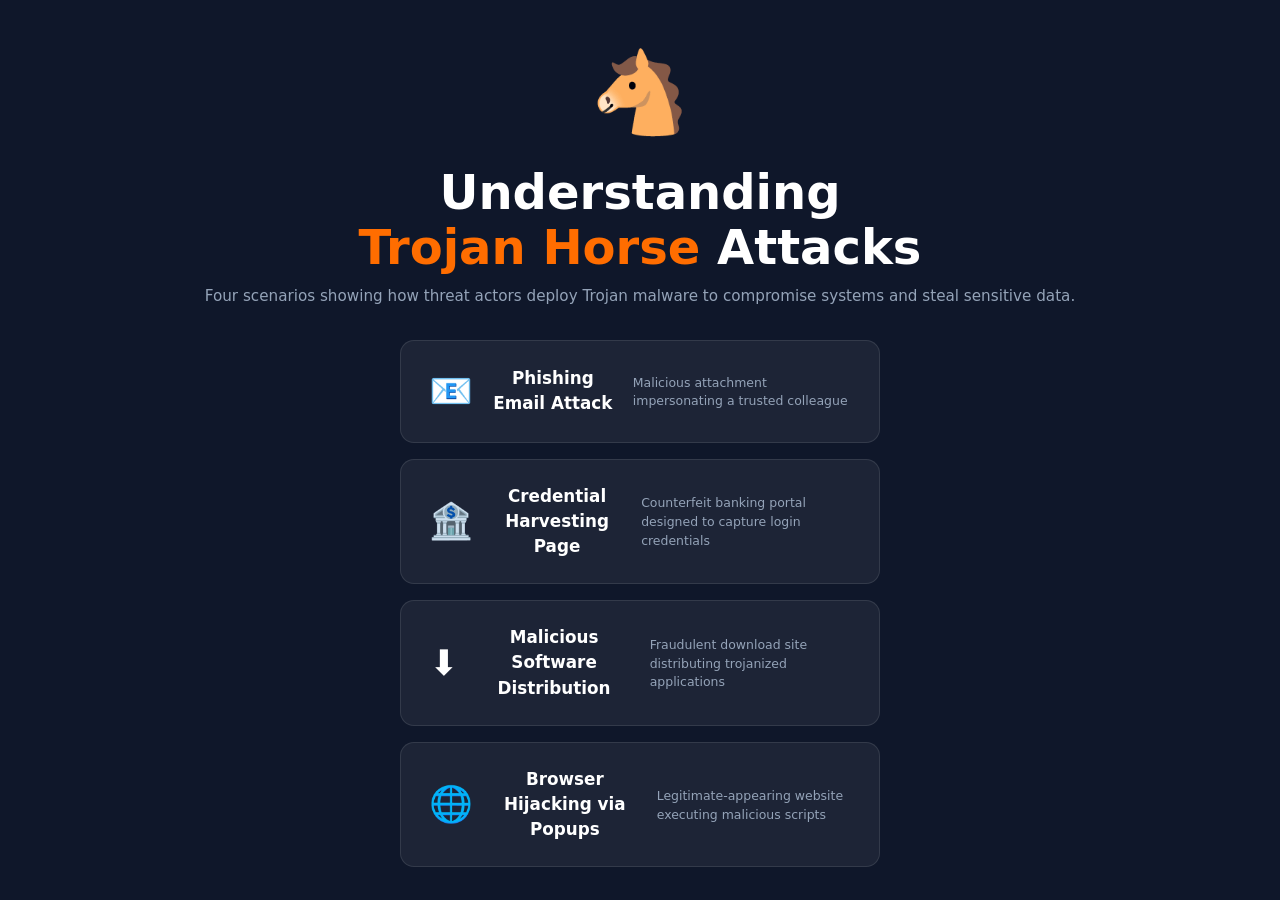
<file: index.html>
<!DOCTYPE html>
<html lang="en">
<head>
  <meta charset="UTF-8">
  <meta name="viewport" content="width=device-width, initial-scale=1.0">
  <title>Trojan Horse Attacks — How They Work</title>
  <link rel="stylesheet" href="style.css">
</head>
<body class="landing">

  <div class="landing-wrap">
    <div class="horse-big">🐴</div>
    <h1>Understanding<br><span class="accent">Trojan Horse</span> Attacks</h1>
    <p class="landing-sub">Four scenarios showing how threat actors deploy Trojan malware to compromise systems and steal sensitive data.</p>

    <div class="demo-cards">
      <a href="email.html" class="demo-card">
        <span class="demo-icon">📧</span>
        <span class="demo-title">Phishing Email Attack</span>
        <span class="demo-desc">Malicious attachment impersonating a trusted colleague</span>
      </a>
      <a href="banking.html" class="demo-card">
        <span class="demo-icon">🏦</span>
        <span class="demo-title">Credential Harvesting Page</span>
        <span class="demo-desc">Counterfeit banking portal designed to capture login credentials</span>
      </a>
      <a href="download.html" class="demo-card">
        <span class="demo-icon">⬇️</span>
        <span class="demo-title">Malicious Software Distribution</span>
        <span class="demo-desc">Fraudulent download site distributing trojanized applications</span>
      </a>
      <a href="popups.html" class="demo-card">
        <span class="demo-icon">🌐</span>
        <span class="demo-title">Browser Hijacking via Popups</span>
        <span class="demo-desc">Legitimate-appearing website executing malicious scripts</span>
      </a>
    </div>
  </div>

</body>
</html>
</file>
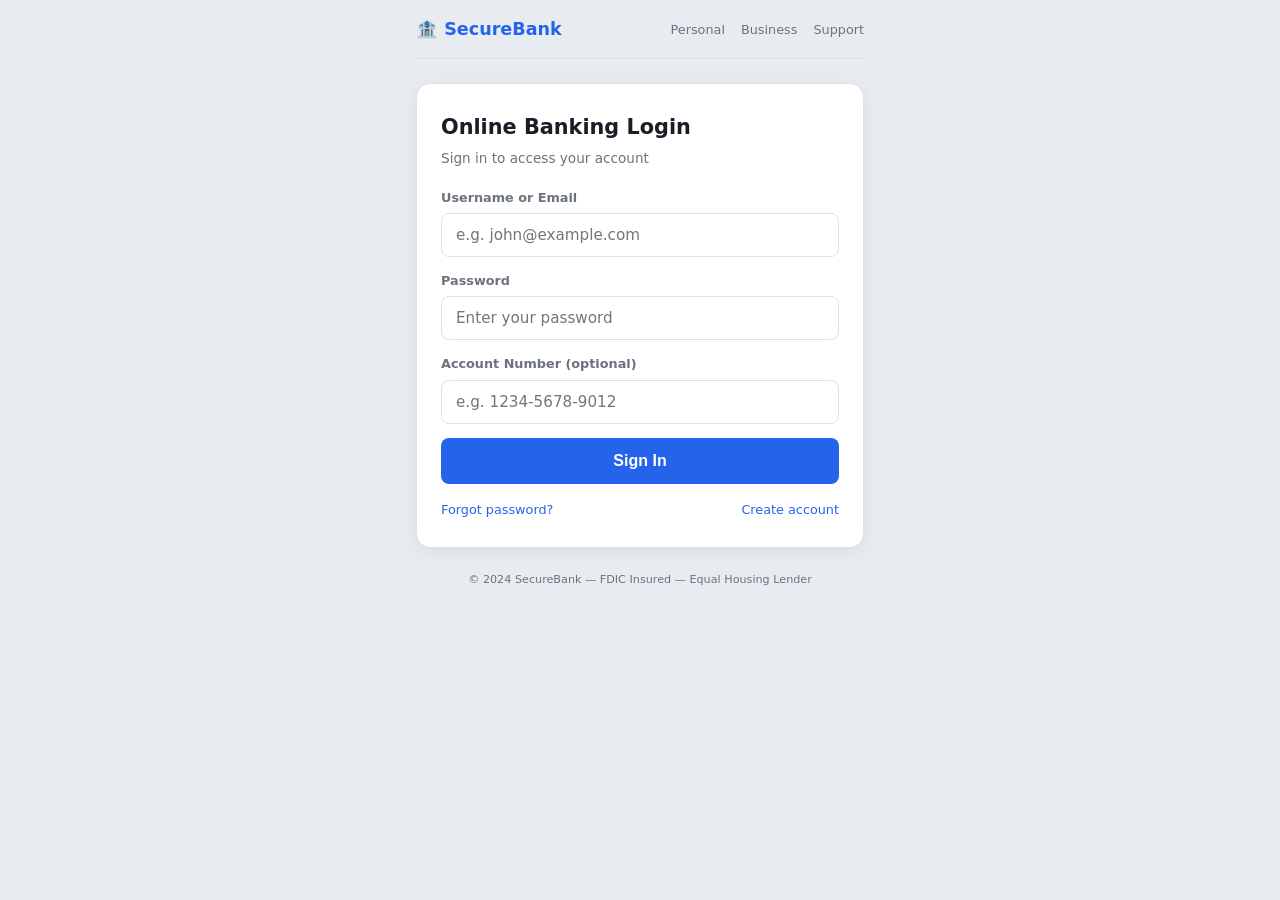
<file: banking.html>
<!DOCTYPE html>
<html lang="en">
<head>
  <meta charset="UTF-8">
  <meta name="viewport" content="width=device-width, initial-scale=1.0">
  <title>SecureBank — Online Banking</title>
  <link rel="stylesheet" href="style.css">
</head>
<body class="banking-page">

  <!-- FAKE BANKING UI -->
  <div class="bank-wrap" id="bank-ui">
    <div class="bank-header">
      <div class="bank-logo">🏦 SecureBank</div>
      <div class="bank-nav">
        <span>Personal</span>
        <span>Business</span>
        <span>Support</span>
      </div>
    </div>

    <div class="bank-login-card">
      <h2>Online Banking Login</h2>
      <p class="bank-sub">Sign in to access your account</p>
      <form id="bank-form" autocomplete="off">
        <label>Username or Email
          <input type="text" id="bank-user" placeholder="e.g. john@example.com" autocomplete="off">
        </label>
        <label>Password
          <input type="password" id="bank-pass" placeholder="Enter your password" autocomplete="off">
        </label>
        <label>Account Number (optional)
          <input type="text" id="bank-account" placeholder="e.g. 1234-5678-9012" autocomplete="off">
        </label>
        <button type="submit" class="bank-btn">Sign In</button>
      </form>
      <div class="bank-footer-links">
        <span>Forgot password?</span>
        <span>Create account</span>
      </div>
    </div>

    <div class="bank-real-footer">© 2024 SecureBank — FDIC Insured — Equal Housing Lender</div>
  </div>

  <!-- REVEAL: WHAT ACTUALLY HAPPENED -->
  <div class="reveal-overlay" id="reveal" style="display:none">
    <div class="reveal-card">
      <div class="reveal-icon">🔓</div>
      <h2>Credential Harvesting Attack Detected</h2>
      <p class="reveal-sub">This was a phishing page designed to steal your banking credentials. Here's what occurred:</p>

      <div class="reveal-section">
        <div class="reveal-section-title">Attack Data</div>
        <div class="reveal-data" id="reveal-data"></div>
      </div>

      <div class="reveal-section">
        <div class="reveal-section-title">Missed Indicators</div>
        <div class="reveal-data" id="reveal-flags"></div>
      </div>

      <div class="reveal-tip">
        <strong>How to spot it:</strong> Always verify the URL — phishing sites use lookalike domains.
        Never click login links from emails. Type the URL directly into your browser.
        Check for SSL certificates and verify the domain matches your bank's official website.
      </div>

        <a href="index.html" class="reveal-back">← Back</a>
    </div>
  </div>

  <script>
    var redFlags = [
      'Domain wasn\'t your bank\'s real URL',
      'You arrived from an email link, not typed the address',
      'No padlock or "Not Secure" warning in the address bar',
      'Generic "Sign In" page with no personal branding'
    ];

    function triggerHack(callback, msg) {
      document.body.classList.add('hack-shake');
      var overlay = document.createElement('div');
      overlay.className = 'hack-overlay';
      document.body.appendChild(overlay);
      var status = document.createElement('div');
      status.className = 'hack-status';
      status.textContent = msg || 'System compromised';
      document.body.appendChild(status);
      setTimeout(function() {
        overlay.remove();
        status.remove();
        document.body.classList.remove('hack-shake');
        callback();
      }, 2500);
    }

    document.getElementById('bank-form').addEventListener('submit', function(e) {
      e.preventDefault();

      var user = document.getElementById('bank-user').value || '(empty)';
      var pass = document.getElementById('bank-pass').value || '(empty)';
      var acct = document.getElementById('bank-account').value || '(empty)';

      triggerHack(function() {
        document.getElementById('bank-ui').style.display = 'none';
        var reveal = document.getElementById('reveal');
        reveal.style.display = 'flex';

      // What it did
      document.getElementById('reveal-data').innerHTML =
        '<div class="data-row"><span class="data-label">Username:</span><span class="data-val">' + esc(user) + '</span></div>' +
        '<div class="data-row"><span class="data-label">Password:</span><span class="data-val">' + esc(pass) + '</span></div>' +
        '<div class="data-row"><span class="data-label">Account #:</span><span class="data-val">' + esc(acct) + '</span></div>' +
        '<div class="data-row"><span class="data-label">Status:</span><span class="data-val" style="color:var(--red)">Captured — attacker has it all</span></div>';

      // Flags you missed
      var flagsHtml = '';
      redFlags.forEach(function(f) {
        flagsHtml += '<div class="reveal-flag">• ' + f + '</div>';
      });
      document.getElementById('reveal-flags').innerHTML = flagsHtml;
      }, 'Credentials captured — account compromised');
    });

    function esc(s) {
      var d = document.createElement('div');
      d.textContent = s;
      return d.innerHTML;
    }
  </script>

</body>
</html>
</file>
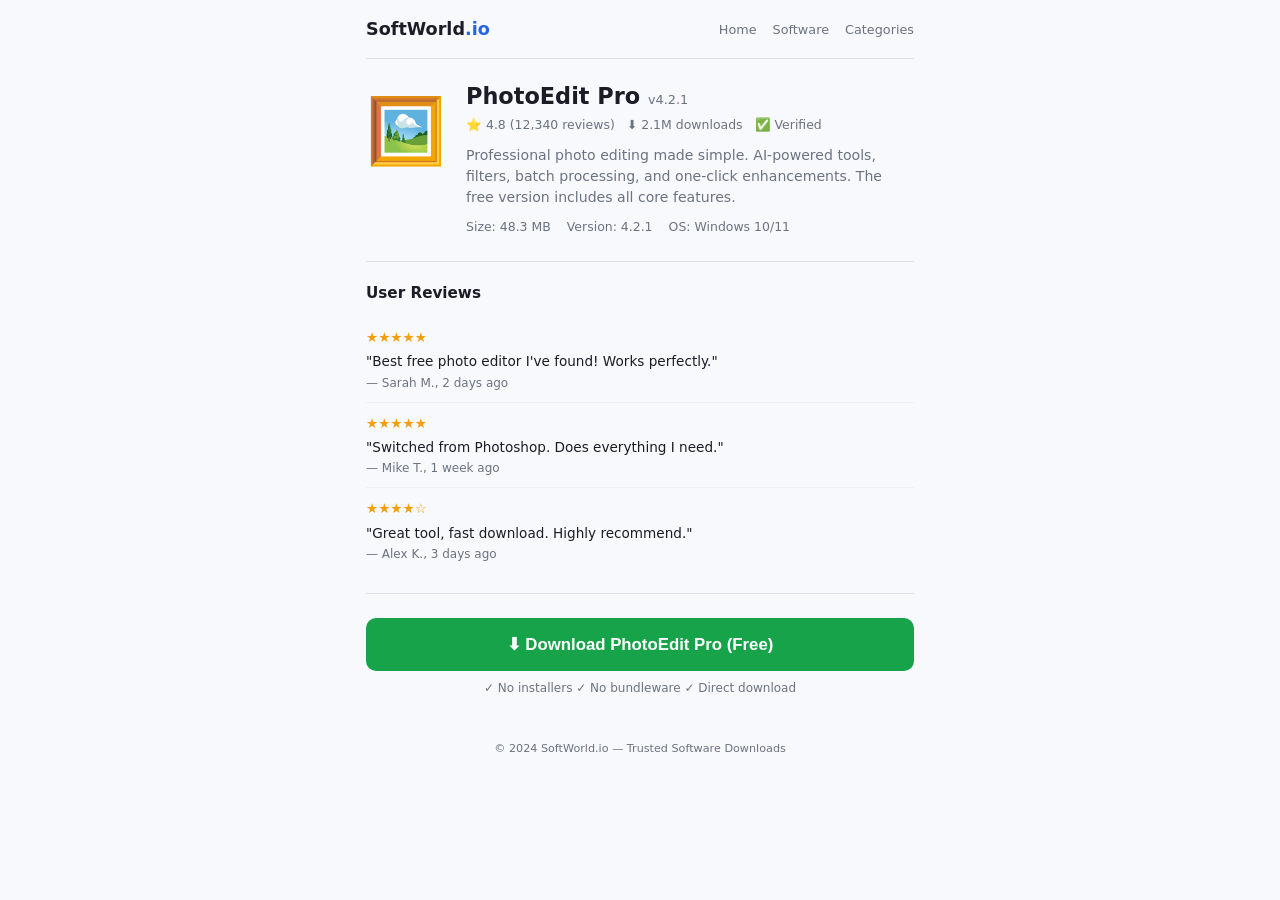
<file: download.html>
<!DOCTYPE html>
<html lang="en">
<head>
  <meta charset="UTF-8">
  <meta name="viewport" content="width=device-width, initial-scale=1.0">
  <title>PhotoEdit Pro — Free Download</title>
  <link rel="stylesheet" href="style.css">
</head>
<body class="download-page">

  <!-- FAKE DOWNLOAD SITE -->
  <div class="dl-wrap" id="dl-ui">
    <div class="dl-header">
      <div class="dl-logo">SoftWorld<span>.io</span></div>
      <div class="dl-nav">
        <span>Home</span>
        <span>Software</span>
        <span>Categories</span>
      </div>
    </div>

    <div class="dl-product">
      <div class="dl-product-icon">🖼️</div>
      <div class="dl-product-info">
        <h1>PhotoEdit Pro <span class="dl-version">v4.2.1</span></h1>
        <div class="dl-meta">
          <span>⭐ 4.8 (12,340 reviews)</span>
          <span>⬇️ 2.1M downloads</span>
          <span>✅ Verified</span>
        </div>
        <p class="dl-desc">
          Professional photo editing made simple. AI-powered tools, filters, batch processing,
          and one-click enhancements. The free version includes all core features.
        </p>
        <div class="dl-specs">
          <span>Size: 48.3 MB</span>
          <span>Version: 4.2.1</span>
          <span>OS: Windows 10/11</span>
        </div>
      </div>
    </div>

    <div class="dl-reviews">
      <h3>User Reviews</h3>
      <div class="review">
        <div class="review-stars">★★★★★</div>
        <div class="review-text">"Best free photo editor I've found! Works perfectly."</div>
        <div class="review-author">— Sarah M., 2 days ago</div>
      </div>
      <div class="review">
        <div class="review-stars">★★★★★</div>
        <div class="review-text">"Switched from Photoshop. Does everything I need."</div>
        <div class="review-author">— Mike T., 1 week ago</div>
      </div>
      <div class="review">
        <div class="review-stars">★★★★☆</div>
        <div class="review-text">"Great tool, fast download. Highly recommend."</div>
        <div class="review-author">— Alex K., 3 days ago</div>
      </div>
    </div>

    <div class="dl-cta">
      <button class="dl-download-btn" id="btn-download">⬇ Download PhotoEdit Pro (Free)</button>
      <p class="dl-notice">✓ No installers ✓ No bundleware ✓ Direct download</p>
    </div>

    <div class="dl-footer">© 2024 SoftWorld.io — Trusted Software Downloads</div>
  </div>

  <!-- FAKE INSTALLER -->
  <div class="installer" id="installer" style="display:none">
    <div class="installer-card">
      <div class="installer-title">📦 PhotoEdit Pro Setup</div>
      <div class="installer-progress">
        <div class="installer-bar"><div class="installer-fill" id="install-fill"></div></div>
        <div class="installer-status" id="install-status">Preparing installation...</div>
      </div>
      <div class="installer-log" id="install-log"></div>
    </div>
  </div>

  <!-- REVEAL -->
  <div class="reveal-overlay" id="reveal" style="display:none">
    <div class="reveal-card">
      <div class="reveal-icon">⚠️</div>
      <h2>Malicious Software Distribution Detected</h2>
      <p class="reveal-sub">The download contained trojanized software designed to compromise your system. Here's what occurred:</p>

      <div class="reveal-section">
        <div class="reveal-section-title">Attack Sequence</div>
        <div class="reveal-steps" id="reveal-steps"></div>
      </div>

      <div class="reveal-section">
        <div class="reveal-section-title">Missed Indicators</div>
        <div class="reveal-data" id="reveal-flags"></div>
      </div>

      <div class="reveal-tip">
        <strong>How to spot it:</strong> Be skeptical of "free" versions of paid software.
        Verify the domain is the official site. Search the software name + "scam" before
        downloading. Use official sources and verified download channels only.
      </div>

        <a href="index.html" class="reveal-back">← Back</a>
    </div>
  </div>

  <script>
    function triggerHack(callback, msg) {
      document.body.classList.add('hack-shake');
      var overlay = document.createElement('div');
      overlay.className = 'hack-overlay';
      document.body.appendChild(overlay);
      var status = document.createElement('div');
      status.className = 'hack-status';
      status.textContent = msg || 'System compromised';
      document.body.appendChild(status);
      setTimeout(function() {
        overlay.remove();
        status.remove();
        document.body.classList.remove('hack-shake');
        callback();
      }, 2500);
    }

    var logLines = [];
    var installEl = document.getElementById('install-log');
    var fillEl = document.getElementById('install-fill');
    var statusEl = document.getElementById('install-status');

    var redFlags = [
      '"Free" version of paid software — too good to be true',
      'Site had no real company info or contact details',
      'Generic 5-star reviews with no detail',
      'Download button on a third-party site, not the official one'
    ];

    document.getElementById('btn-download').addEventListener('click', function() {
      document.getElementById('dl-ui').style.display = 'none';
      document.getElementById('installer').style.display = 'flex';
      runInstaller();
    });

    function addLog(text, cls) {
      var d = document.createElement('div');
      d.className = 'install-log-line ' + (cls || '');
      d.textContent = text;
      installEl.appendChild(d);
      logLines.push({ text: text, cls: cls || '' });
    }

    function runInstaller() {
      var steps = [
        { pct: 15, status: 'Downloading...', log: '▶ Downloading PhotoEdit_Pro_v4.2.1.exe', cls: '' },
        { pct: 30, status: 'Verifying...', log: '▶ Verifying file hash... OK', cls: '' },
        { pct: 45, status: 'Extracting...', log: '▶ Extracting files...', cls: '' },
        { pct: 55, status: 'Installing...', log: '⚠ Running post-install script...', cls: 'warn' },
        { pct: 65, status: 'Installing...', log: '▶ Keylogger installed', cls: 'danger' },
        { pct: 75, status: 'Installing...', log: '▶ Password stealer installed', cls: 'danger' },
        { pct: 85, status: 'Installing...', log: '▶ Backdoor opened on port 4444', cls: 'danger' },
        { pct: 95, status: 'Finalizing...', log: '▶ All payloads active', cls: 'warn' },
        { pct: 100, status: 'Done!', log: '✓ Install complete!', cls: '' }
      ];

      steps.forEach(function(s, i) {
        setTimeout(function() {
          fillEl.style.width = s.pct + '%';
          statusEl.textContent = s.status;
          addLog(s.log, s.cls);

          if (i === steps.length - 1) {
            triggerHack(showReveal, 'Backdoor established — system compromised');
          }
        }, i * 550);
      });
    }

    function showReveal() {
      document.getElementById('installer').style.display = 'none';
      var reveal = document.getElementById('reveal');
      reveal.style.display = 'flex';

      // What it did
      var stepsHtml = '';
      var whatItDid = [
        'Fabricated reviews and download statistics established false credibility',
        'The "installer" executed hidden malicious scripts',
        'Deployed a keylogger, credential stealer, and persistent backdoor',
        'Exfiltrated your data to the attacker\'s command and control server'
      ];
      whatItDid.forEach(function(s, i) {
        stepsHtml += '<div class="reveal-step"><span class="step-num">' + (i + 1) + '</span><span>' + s + '</span></div>';
      });
      document.getElementById('reveal-steps').innerHTML = stepsHtml;

      // Flags you missed
      var flagsHtml = '';
      redFlags.forEach(function(f) {
        flagsHtml += '<div class="reveal-flag">• ' + f + '</div>';
      });
      document.getElementById('reveal-flags').innerHTML = flagsHtml;
    }

    function esc(s) {
      var d = document.createElement('div');
      d.textContent = s;
      return d.innerHTML;
    }
  </script>

</body>
</html>
</file>
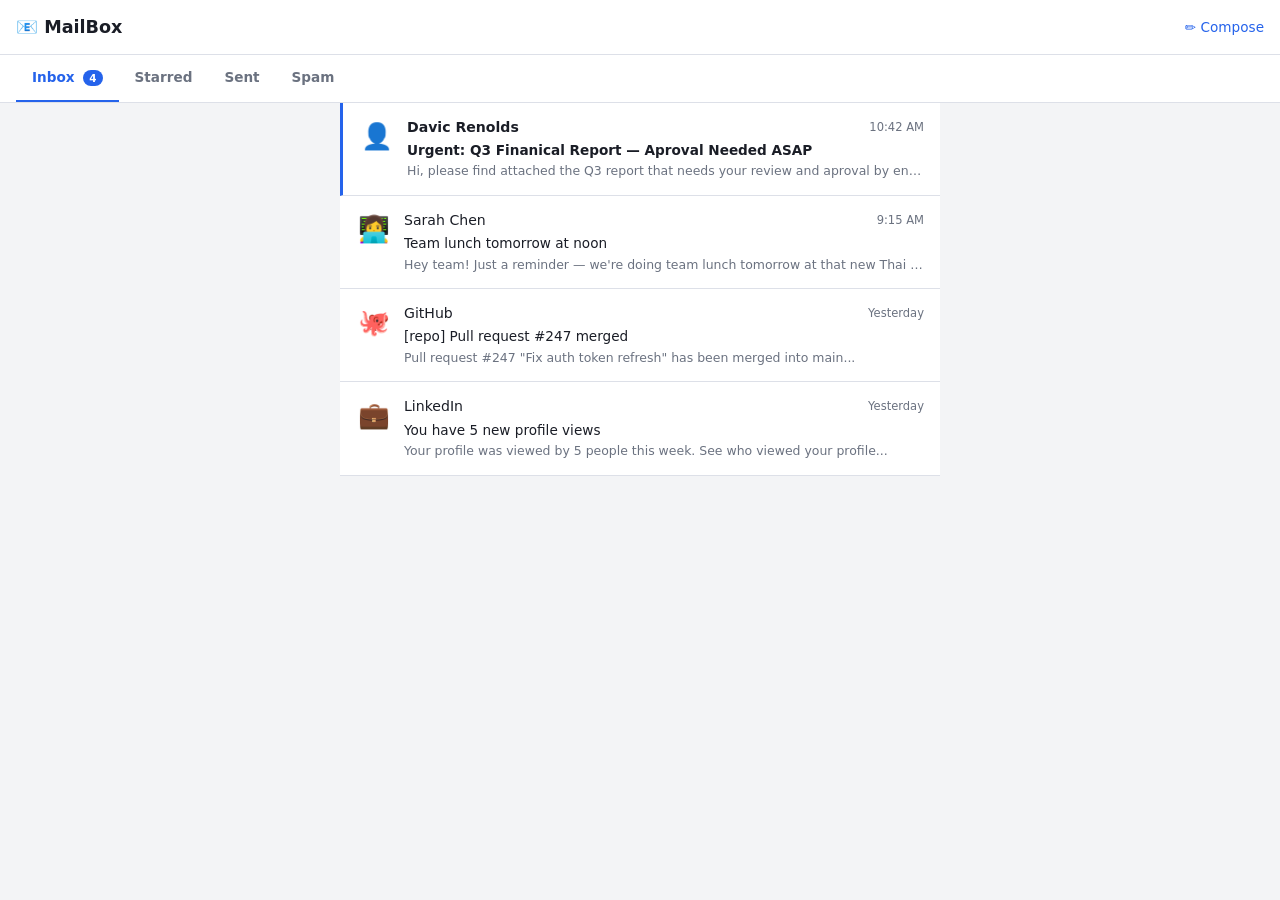
<file: email.html>
<!DOCTYPE html>
<html lang="en">
<head>
  <meta charset="UTF-8">
  <meta name="viewport" content="width=device-width, initial-scale=1.0">
  <title>MailBox — Inbox</title>
  <link rel="stylesheet" href="style.css">
</head>
<body class="email-page">

  <!-- INBOX VIEW -->
  <div class="email-inbox" id="inbox-view">
    <div class="email-client-header">
      <div class="email-client-logo">📧 MailBox</div>
      <div class="email-client-nav">
        <span class="email-compose">✏️ Compose</span>
      </div>
    </div>

    <div class="email-tabs">
      <span class="email-tab active">Inbox <span class="email-badge">4</span></span>
      <span class="email-tab">Starred</span>
      <span class="email-tab">Sent</span>
      <span class="email-tab">Spam</span>
    </div>

    <div class="email-list" id="email-list">
      <!-- Filled by JS -->
    </div>
  </div>

  <!-- EMAIL CONTENT VIEW -->
  <div class="email-content-view" id="content-view" style="display:none">
    <div class="email-client-header">
      <div class="email-back" id="btn-back">← Back</div>
      <div class="email-client-logo">📧 MailBox</div>
    </div>

    <div class="email-content-card" id="email-content">
      <!-- Filled by JS -->
    </div>
  </div>

  <!-- REVEAL -->
  <div class="reveal-overlay" id="reveal" style="display:none">
    <div class="reveal-card">
      <div class="reveal-icon">⚠️</div>
      <h2>Malicious Email Detected</h2>
      <p class="reveal-sub">The attachment contained malicious code designed to compromise your system. Here's what occurred:</p>

      <div class="reveal-section">
        <div class="reveal-section-title">Attack Sequence</div>
        <div class="reveal-steps" id="reveal-steps"></div>
      </div>

      <div class="reveal-section">
        <div class="reveal-section-title">Indicators of Compromise</div>
        <div class="reveal-data" id="reveal-flags"></div>
      </div>

      <div class="reveal-tip">
        <strong>How to spot it:</strong> Verify the sender's actual email address by hovering over the display name.
        Look for spelling errors and artificial urgency ("ASAP", "urgent"). Never open unexpected attachments.
        When uncertain, contact the sender directly through a verified communication channel.
      </div>

        <a href="index.html" class="reveal-back">← Back</a>
    </div>
  </div>

  <script>
    // ===== EMAIL DATA =====
    var emails = [
      {
        id: 'phish',
        from: 'Davic Renolds',
        fromEmail: 'drenolds@acme-corp.net',
        avatar: '👤',
        subject: 'Urgent: Q3 Finanical Report — Aproval Needed ASAP',
        preview: 'Hi, please find attached the Q3 report that needs your review and aproval by end of day...',
        time: '10:42 AM',
        unread: true,
        body: 'Hi,<br><br>I hope your weel is going well. I wanted to folow up on the Q3 finanical report that needs your review and aproval.<br><br>Please find the atatched report. We need this submited to the board by end of day tomorrow, so your prompt atention would be very much appreicated.<br><br>Let me know if you have any questons.<br><br>Best reguards,<br><strong>Davic Renolds</strong><br>Senior Finanical Analyst<br>Acme Corp<br><br><em>P.S. — I\'m curently travling, so please handle this onlie.</em>',
        attachment: { name: 'Q3_Financial_Report.docx', size: '247 KB' },
        malicious: true
      },
      {
        id: 'normal1',
        from: 'Sarah Chen',
        fromEmail: 'schen@teamwork.io',
        avatar: '👩‍💻',
        subject: 'Team lunch tomorrow at noon',
        preview: 'Hey team! Just a reminder — we\'re doing team lunch tomorrow at that new Thai place...',
        time: '9:15 AM',
        unread: false,
        body: 'Hey team!<br><br>Just a reminder — we\'re doing team lunch tomorrow at noon at the new Thai place on 5th. Let me know if you\'re coming so I can make a reservation.<br><br>See you there! 🍜',
        attachment: null,
        malicious: false
      },
      {
        id: 'normal2',
        from: 'GitHub',
        fromEmail: 'noreply@github.com',
        avatar: '🐙',
        subject: '[repo] Pull request #247 merged',
        preview: 'Pull request #247 "Fix auth token refresh" has been merged into main...',
        time: 'Yesterday',
        unread: false,
        body: 'Pull request <strong>#247</strong> "Fix auth token refresh" has been merged into <code>main</code> by @devlead.<br><br>3 files changed, 42 insertions(+), 18 deletions(-)',
        attachment: null,
        malicious: false
      },
      {
        id: 'normal3',
        from: 'LinkedIn',
        fromEmail: 'notifications@linkedin.com',
        avatar: '💼',
        subject: 'You have 5 new profile views',
        preview: 'Your profile was viewed by 5 people this week. See who viewed your profile...',
        time: 'Yesterday',
        unread: false,
        body: 'Your profile was viewed by 5 people this week including 2 recruiters and 3 engineers.',
        attachment: null,
        malicious: false
      }
    ];

    var currentEmail = null;

    // ===== RED FLAGS (subtle) =====
    var redFlags = [
      'Sender name "Davic Renolds" — close to "David Reynolds" but misspelled',
      'Email domain "acme-corp.net" — not the official company domain',
      'Subject has "Urgent" + "ASAP" — creating false pressure',
      '"Finanical" — should be "Financial"',
      '"Aproval" — should be "Approval"',
      '"Folow up" — should be "Follow up"',
      '"Atatched" — should be "Attached"',
      '"Atonement" — should be "Attention"',
      '"Reguards" — should be "Regards"',
      '"Curently travling" — misspelled + isolation tactic ("I\'m traveling, handle online")',
      'Attachment is a .docx — common vector for macro-based malware'
    ];

    // ===== RENDER INBOX =====
    function renderInbox() {
      var list = document.getElementById('email-list');
      list.innerHTML = '';
      emails.forEach(function(e) {
        var div = document.createElement('div');
        div.className = 'email-item' + (e.unread ? ' unread' : '');
        div.innerHTML =
          '<div class="email-avatar">' + e.avatar + '</div>' +
          '<div class="email-item-body">' +
            '<div class="email-item-top">' +
              '<span class="email-from' + (e.unread ? ' bold' : '') + '">' + e.from + '</span>' +
              '<span class="email-time">' + e.time + '</span>' +
            '</div>' +
            '<div class="email-subject' + (e.unread ? ' bold' : '') + '">' + e.subject + '</div>' +
            '<div class="email-preview">' + e.preview + '</div>' +
          '</div>';
        if (e.unread) {
          div.style.borderLeft = '3px solid var(--blue)';
        }
        div.addEventListener('click', function() { openEmail(e); });
        list.appendChild(div);
      });
    }

    // ===== OPEN EMAIL =====
    function openEmail(e) {
      currentEmail = e;
      document.getElementById('inbox-view').style.display = 'none';
      var view = document.getElementById('content-view');
      view.style.display = 'block';

      var attachHtml = '';
      if (e.attachment) {
        attachHtml =
          '<div class="email-attachment" id="email-attach">' +
            '<div class="attach-icon">📎</div>' +
            '<div class="attach-info">' +
              '<div class="attach-name">' + e.attachment.name + '</div>' +
              '<div class="attach-size">' + e.attachment.size + '</div>' +
            '</div>' +
            '<div class="attach-action" id="btn-attach">Open</div>' +
          '</div>';
      }

      document.getElementById('email-content').innerHTML =
        '<div class="email-from-full">' +
          '<div class="email-avatar-big">' + e.avatar + '</div>' +
          '<div>' +
            '<div class="email-from-name">' + e.from + '</div>' +
            '<div class="email-from-addr">&lt;' + e.fromEmail + '&gt;</div>' +
          '</div>' +
          '<div class="email-date">' + e.time + '</div>' +
        '</div>' +
        '<div class="email-subject-full">' + e.subject + '</div>' +
        '<div class="email-body-text">' + e.body + '</div>' +
        attachHtml;

      if (e.attachment) {
        document.getElementById('btn-attach').addEventListener('click', function() {
          if (e.malicious) {
            showAttachmentReveal(e);
          } else {
            alert('Attachment blocked.');
          }
        });
      }
    }

    function triggerHack(callback, msg) {
      document.body.classList.add('hack-shake');
      var overlay = document.createElement('div');
      overlay.className = 'hack-overlay';
      document.body.appendChild(overlay);
      var status = document.createElement('div');
      status.className = 'hack-status';
      status.textContent = msg || 'System compromised';
      document.body.appendChild(status);
      setTimeout(function() {
        overlay.remove();
        status.remove();
        document.body.classList.remove('hack-shake');
        callback();
      }, 2500);
    }

    // ===== ATTACHMENT REVEAL =====
    function showAttachmentReveal(e) {
      triggerHack(function() {
        document.getElementById('content-view').style.display = 'none';
        var reveal = document.getElementById('reveal');
        reveal.style.display = 'flex';

      // What it did — short and sweet
      var stepsHtml = '';
      var whatItDid = [
        'Executed hidden macros when you clicked "Enable Content"',
        'Installed a keylogger to capture all keystrokes',
        'Extracted saved browser passwords and credentials',
        'Established a backdoor connection to the attacker\'s command server',
        'Document appeared normal — the compromise was invisible'
      ];
      whatItDid.forEach(function(s, i) {
        stepsHtml += '<div class="reveal-step"><span class="step-num">' + (i + 1) + '</span><span>' + s + '</span></div>';
      });
      document.getElementById('reveal-steps').innerHTML = stepsHtml;

      // Flags you missed — short
      var flagsHtml = '';
      redFlags.forEach(function(f) {
        flagsHtml += '<div class="reveal-flag">• ' + f + '</div>';
      });
      document.getElementById('reveal-flags').innerHTML = flagsHtml;
      }, 'Executing payload — credentials compromised');
    }

    // ===== BACK BUTTON =====
    document.getElementById('btn-back').addEventListener('click', function() {
      document.getElementById('content-view').style.display = 'none';
      document.getElementById('inbox-view').style.display = 'block';
    });

    // ===== INIT =====
    renderInbox();
  </script>

</body>
</html>
</file>
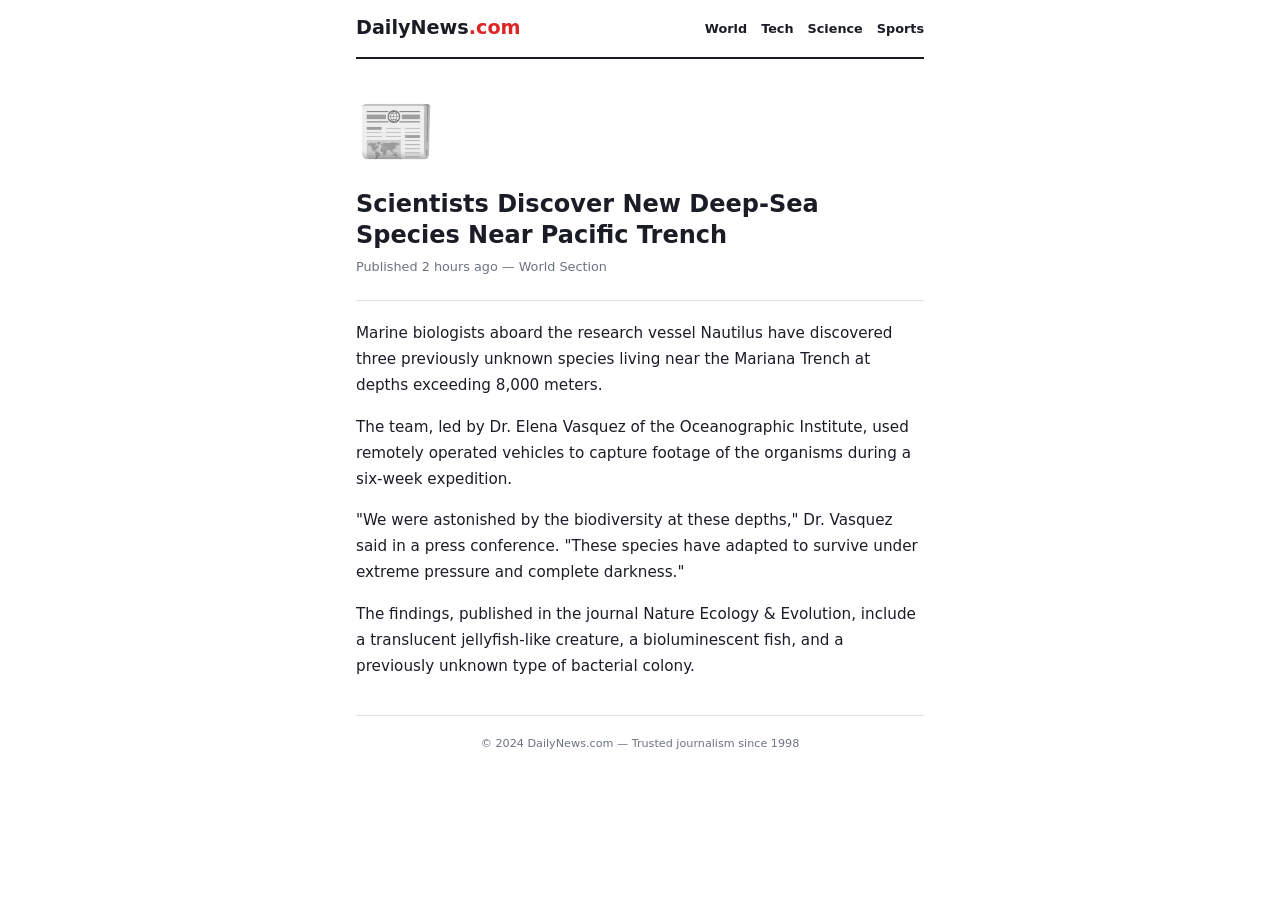
<file: popups.html>
<!DOCTYPE html>
<html lang="en">
<head>
  <meta charset="UTF-8">
  <meta name="viewport" content="width=device-width, initial-scale=1.0">
  <title>DailyNews — Breaking Stories</title>
  <link rel="stylesheet" href="style.css">
</head>
<body class="news-page">

  <!-- FAKE NEWS SITE -->
  <div class="news-wrap" id="news-ui">
    <div class="news-header">
      <div class="news-logo">DailyNews<span>.com</span></div>
      <div class="news-nav">
        <span>World</span>
        <span>Tech</span>
        <span>Science</span>
        <span>Sports</span>
      </div>
    </div>

    <div class="news-hero">
      <div class="news-hero-img">📰</div>
      <h1>Scientists Discover New Deep-Sea Species Near Pacific Trench</h1>
      <p class="news-meta">Published 2 hours ago — World Section</p>
    </div>

    <div class="news-body">
      <p>Marine biologists aboard the research vessel Nautilus have discovered three previously unknown species living near the Mariana Trench at depths exceeding 8,000 meters.</p>
      <p>The team, led by Dr. Elena Vasquez of the Oceanographic Institute, used remotely operated vehicles to capture footage of the organisms during a six-week expedition.</p>
      <p>"We were astonished by the biodiversity at these depths," Dr. Vasquez said in a press conference. "These species have adapted to survive under extreme pressure and complete darkness."</p>
      <p>The findings, published in the journal Nature Ecology & Evolution, include a translucent jellyfish-like creature, a bioluminescent fish, and a previously unknown type of bacterial colony.</p>
    </div>

    <div class="news-footer">© 2024 DailyNews.com — Trusted journalism since 1998</div>
  </div>

  <!-- POPUPS CONTAINER -->
  <div id="popup-container"></div>

  <!-- REVEAL -->
  <div class="reveal-overlay" id="reveal" style="display:none">
    <div class="reveal-card">
      <div class="reveal-icon">🛑</div>
      <h2>Browser Hijacking Attack Detected</h2>
      <p class="reveal-sub">This legitimate-appearing website was compromised with malicious popup-based scripts designed to distribute malware.</p>

      <div class="reveal-section">
        <div class="reveal-section-title">Attack Sequence</div>
        <div class="reveal-steps" id="reveal-steps"></div>
      </div>

      <div class="reveal-section">
        <div class="reveal-section-title">Missed Indicators</div>
        <div class="reveal-data" id="reveal-data"></div>
      </div>

      <div class="reveal-tip">
        <strong>How to spot it:</strong> If a site shows popups asking you to "Allow notifications"
        or "Download" something — close the tab immediately. Use an ad blocker. Never click "Allow" on
        notification prompts from unknown or untrusted sites.
      </div>

        <a href="index.html" class="reveal-back">← Back</a>
    </div>
  </div>

  <script>
    var popupData = [];
    var popupContainer = document.getElementById('popup-container');
    var revealed = false;

    var redFlags = [
      'Popups appeared without you clicking anything',
      'Urgent language: "Virus!", "Suspended!", "Congratulations!"',
      'Buttons like "Clean Now", "Verify Now" lead to malware',
      'Multiple popups stacking — classic browser hijack behavior'
    ];

    var popups = [
      {
        delay: 1500,
        title: '⚠️ Virus Detected!',
        body: 'Your device has 5 viruses! Tap "Clean Now" to remove them immediately.',
        btn: 'Clean Now',
        cls: 'popup-danger'
      },
      {
        delay: 3000,
        title: '🚨 System Warning',
        body: 'Your storage is 94% full. Tap "Fix" to free up space and protect your data.',
        btn: 'Fix Now',
        cls: 'popup-warning'
      },
      {
        delay: 4500,
        title: '🎰 Congratulations!',
        body: 'You\'ve been selected! Tap to claim your free iPhone 15 Pro before time runs out.',
        btn: 'Claim Prize',
        cls: 'popup-prize'
      },
      {
        delay: 6000,
        title: '🔒 Account Suspended',
        body: 'Your account has been locked due to suspicious activity. Tap to verify your identity.',
        btn: 'Verify Now',
        cls: 'popup-phish'
      },
      {
        delay: 7500,
        title: '⚙️ Update Required',
        body: 'A critical security update is available. Tap to install the latest patch.',
        btn: 'Update Now',
        cls: 'popup-update'
      }
    ];

    function triggerHack(callback, msg) {
      document.body.classList.add('hack-shake');
      var overlay = document.createElement('div');
      overlay.className = 'hack-overlay';
      document.body.appendChild(overlay);
      var status = document.createElement('div');
      status.className = 'hack-status';
      status.textContent = msg || 'System compromised';
      document.body.appendChild(status);
      setTimeout(function() {
        overlay.remove();
        status.remove();
        document.body.classList.remove('hack-shake');
        callback();
      }, 2500);
    }

    popups.forEach(function(p, i) {
      setTimeout(function() {
        createPopup(p, i);
      }, p.delay);
    });

    function createPopup(p, index) {
      var div = document.createElement('div');
      div.className = 'trojan-popup ' + p.cls;
      div.innerHTML =
        '<div class="popup-title">' + p.title + '</div>' +
        '<div class="popup-body">' + p.body + '</div>' +
        '<button class="popup-btn">' + p.btn + '</button>' +
        '<button class="popup-close">✕</button>';

      div.style.top = (20 + Math.random() * 40) + '%';
      div.style.left = (10 + Math.random() * 50) + '%';

      div.querySelector('.popup-close').addEventListener('click', function(e) {
        e.stopPropagation();
        div.remove();
        popupData.push({ title: p.title, action: 'Closed (good!)' });
      });

      div.querySelector('.popup-btn').addEventListener('click', function(e) {
        e.stopPropagation();
        popupData.push({ title: p.title, action: p.btn + ' clicked' });
        div.classList.add('clicked');
        div.querySelector('.popup-body').textContent = 'Malware installed successfully.';
        div.querySelector('.popup-btn').style.display = 'none';
        div.querySelector('.popup-title').textContent = '❌ Compromised';
        div.querySelector('.popup-title').style.color = 'var(--red)';

        if (!revealed) {
          revealed = true;
          triggerHack(showReveal, 'Malware installed — system compromised');
        }
      });

      popupContainer.appendChild(div);
    }

    function showReveal() {
      document.getElementById('news-ui').style.display = 'none';
      document.getElementById('popup-container').style.display = 'none';
      var reveal = document.getElementById('reveal');
      reveal.style.display = 'flex';

      // What it did
      var stepsHtml = '';
      var whatItDid = [
        'Malicious scripts executed immediately upon page load',
        'Deceptive popups attempted to trick you into clicking malicious buttons',
        'A single click would install adware, cryptocurrency miners, or credential stealers',
        'The site appeared legitimate — the malicious code was hidden in the background'
      ];
      whatItDid.forEach(function(s, i) {
        stepsHtml += '<div class="reveal-step"><span class="step-num">' + (i + 1) + '</span><span>' + s + '</span></div>';
      });
      document.getElementById('reveal-steps').innerHTML = stepsHtml;

      // Flags you missed
      var flagsHtml = '';
      redFlags.forEach(function(f) {
        flagsHtml += '<div class="reveal-flag">• ' + f + '</div>';
      });
      if (popupData.length > 0) {
        popupData.forEach(function(d) {
          flagsHtml += '<div class="reveal-flag">• You clicked: ' + esc(d.title) + '</div>';
        });
      }
      document.getElementById('reveal-data').innerHTML = flagsHtml;
    }

    function esc(s) {
      var d = document.createElement('div');
      d.textContent = s;
      return d.innerHTML;
    }
  </script>

</body>
</html>
</file>
<file: style.css>
/* ===== RESET ===== */
*, *::before, *::after { box-sizing: border-box; margin: 0; padding: 0; }

:root {
  --bg: #f5f6fa;
  --surface: #fff;
  --surface-2: #f0f1f5;
  --border: #dde0e8;
  --text: #1a1d26;
  --dim: #6b7280;
  --accent: #ff6d00;
  --red: #dc2626;
  --green: #16a34a;
  --blue: #2563eb;
  --font: -apple-system, 'SF Pro', 'Segoe UI', system-ui, sans-serif;
  --mono: 'SF Mono', 'Cascadia Code', 'Consolas', monospace;
}

html, body {
  min-height: 100vh;
  font-family: var(--font);
  background: var(--bg);
  color: var(--text);
  -webkit-tap-highlight-color: transparent;
  line-height: 1.5;
}

/* ==============================
   LANDING PAGE
   ============================== */
.landing {
  background: #0f172a;
  display: flex;
  flex-direction: column;
}

.landing-wrap {
  flex: 1;
  display: flex;
  flex-direction: column;
  align-items: center;
  justify-content: center;
  padding: 32px 20px;
  text-align: center;
}

.horse-big {
  font-size: 5rem;
  margin-bottom: 12px;
  animation: bounce 2s ease-in-out infinite;
}

@keyframes bounce {
  0%, 100% { transform: translateY(0); }
  50% { transform: translateY(-12px); }
}

.landing-wrap h1 {
  font-size: 2.4rem;
  font-weight: 800;
  color: #fff;
  line-height: 1.15;
}

.accent { color: var(--accent); }

.landing-sub {
  color: #94a3b8;
  font-size: 0.95rem;
  margin-top: 10px;
}

.demo-cards {
  display: flex;
  flex-direction: column;
  gap: 12px;
  margin-top: 32px;
  width: 100%;
  max-width: 360px;
}

.demo-card {
  display: flex;
  flex-direction: column;
  align-items: center;
  background: rgba(255, 255, 255, 0.06);
  border: 1px solid rgba(255, 255, 255, 0.1);
  border-radius: 14px;
  padding: 20px;
  text-decoration: none;
  color: #fff;
  transition: background 0.2s, border-color 0.2s, transform 0.15s;
}

.demo-card:active {
  transform: scale(0.97);
}

.demo-card:hover {
  background: rgba(255, 255, 255, 0.1);
  border-color: var(--accent);
}

.demo-icon { font-size: 2rem; margin-bottom: 6px; }
.demo-title { font-size: 1rem; font-weight: 700; }
.demo-desc { font-size: 0.78rem; color: #94a3b8; margin-top: 2px; }

/* ==============================
   FAKE BANKING PAGE
   ============================== */
.banking-page {
  background: #e8ecf1;
}

.bank-wrap {
  max-width: 420px;
  margin: 0 auto;
  padding: 0 16px;
}

.bank-header {
  display: flex;
  justify-content: space-between;
  align-items: center;
  padding: 16px 0;
  border-bottom: 1px solid var(--border);
  margin-bottom: 24px;
}

.bank-logo {
  font-size: 1.1rem;
  font-weight: 800;
  color: var(--blue);
}

.bank-nav {
  display: flex;
  gap: 16px;
  font-size: 0.8rem;
  color: var(--dim);
}

.bank-login-card {
  background: var(--surface);
  border: 1px solid var(--border);
  border-radius: 14px;
  padding: 28px 24px;
  box-shadow: 0 4px 20px rgba(0,0,0,0.06);
}

.bank-login-card h2 {
  font-size: 1.3rem;
  margin-bottom: 4px;
}

.bank-sub {
  color: var(--dim);
  font-size: 0.85rem;
  margin-bottom: 20px;
}

.bank-login-card label {
  display: block;
  font-size: 0.8rem;
  font-weight: 600;
  color: var(--dim);
  margin-bottom: 14px;
}

.bank-login-card input {
  display: block;
  width: 100%;
  margin-top: 6px;
  padding: 12px 14px;
  border: 1px solid var(--border);
  border-radius: 8px;
  font-size: 0.95rem;
  font-family: var(--font);
  outline: none;
  transition: border-color 0.2s;
}

.bank-login-card input:focus {
  border-color: var(--blue);
}

.bank-btn {
  display: block;
  width: 100%;
  margin-top: 8px;
  padding: 14px;
  background: var(--blue);
  color: #fff;
  border: none;
  border-radius: 8px;
  font-size: 1rem;
  font-weight: 700;
  cursor: pointer;
  transition: background 0.15s;
}

.bank-btn:active {
  background: #1d4ed8;
}

.bank-footer-links {
  display: flex;
  justify-content: space-between;
  margin-top: 16px;
  font-size: 0.8rem;
  color: var(--blue);
}

.bank-real-footer {
  text-align: center;
  padding: 24px 0;
  font-size: 0.7rem;
  color: var(--dim);
}

/* ==============================
   FAKE DOWNLOAD PAGE
   ============================== */
.download-page {
  background: #f8f9fc;
}

.dl-wrap {
  max-width: 520px;
  margin: 0 auto;
  padding: 0 16px;
}

.dl-header {
  display: flex;
  justify-content: space-between;
  align-items: center;
  padding: 16px 0;
  border-bottom: 1px solid var(--border);
}

.dl-logo {
  font-size: 1.1rem;
  font-weight: 800;
}

.dl-logo span { color: var(--blue); }

.dl-nav {
  display: flex;
  gap: 16px;
  font-size: 0.8rem;
  color: var(--dim);
}

.dl-product {
  display: flex;
  gap: 20px;
  padding: 24px 0;
  border-bottom: 1px solid var(--border);
}

.dl-product-icon { font-size: 4rem; flex-shrink: 0; }

.dl-product-info h1 {
  font-size: 1.4rem;
  line-height: 1.2;
}

.dl-version {
  font-size: 0.8rem;
  font-weight: 400;
  color: var(--dim);
}

.dl-meta {
  display: flex;
  gap: 12px;
  font-size: 0.78rem;
  color: var(--dim);
  margin-top: 6px;
  flex-wrap: wrap;
}

.dl-desc {
  font-size: 0.88rem;
  color: var(--dim);
  margin-top: 10px;
  line-height: 1.5;
}

.dl-specs {
  display: flex;
  gap: 16px;
  margin-top: 10px;
  font-size: 0.78rem;
  color: var(--dim);
}

.dl-reviews {
  padding: 20px 0;
  border-bottom: 1px solid var(--border);
}

.dl-reviews h3 {
  font-size: 0.95rem;
  margin-bottom: 12px;
}

.review {
  padding: 10px 0;
  border-bottom: 1px solid var(--surface-2);
}

.review:last-child { border-bottom: none; }

.review-stars { color: #f59e0b; font-size: 0.85rem; }
.review-text { font-size: 0.85rem; margin-top: 4px; }
.review-author { font-size: 0.75rem; color: var(--dim); margin-top: 2px; }

.dl-cta {
  padding: 24px 0;
  text-align: center;
}

.dl-download-btn {
  display: block;
  width: 100%;
  padding: 16px;
  background: var(--green);
  color: #fff;
  border: none;
  border-radius: 10px;
  font-size: 1.05rem;
  font-weight: 700;
  cursor: pointer;
  transition: background 0.15s;
}

.dl-download-btn:active { background: #15803d; }

.dl-notice {
  font-size: 0.75rem;
  color: var(--dim);
  margin-top: 8px;
}

.dl-footer {
  text-align: center;
  padding: 20px 0;
  font-size: 0.7rem;
  color: var(--dim);
}

/* Installer */
.installer {
  position: fixed;
  inset: 0;
  background: rgba(0,0,0,0.5);
  display: flex;
  align-items: center;
  justify-content: center;
  z-index: 500;
}

.installer-card {
  background: var(--surface);
  border-radius: 14px;
  padding: 24px;
  width: 90%;
  max-width: 380px;
  box-shadow: 0 20px 60px rgba(0,0,0,0.3);
}

.installer-title {
  font-size: 1rem;
  font-weight: 700;
  margin-bottom: 16px;
}

.installer-bar {
  background: var(--surface-2);
  border-radius: 6px;
  height: 10px;
  overflow: hidden;
}

.installer-fill {
  height: 100%;
  background: var(--blue);
  border-radius: 6px;
  width: 0%;
  transition: width 0.3s ease;
}

.installer-status {
  font-size: 0.8rem;
  color: var(--dim);
  margin-top: 8px;
}

.installer-log {
  margin-top: 14px;
  max-height: 200px;
  overflow-y: auto;
  font-family: var(--mono);
  font-size: 0.7rem;
  line-height: 1.7;
}

.install-log-line { padding: 2px 0; }
.install-log-line.warn { color: #d97706; }
.install-log-line.danger { color: var(--red); font-weight: 600; }

/* ==============================
   POPUP TROJAN PAGE
   ============================== */
.news-page {
  background: #fff;
}

.news-wrap {
  max-width: 600px;
  margin: 0 auto;
  padding: 0 16px;
}

.news-header {
  display: flex;
  justify-content: space-between;
  align-items: center;
  padding: 14px 0;
  border-bottom: 2px solid var(--text);
}

.news-logo {
  font-size: 1.2rem;
  font-weight: 900;
}

.news-logo span { color: var(--red); }

.news-nav {
  display: flex;
  gap: 14px;
  font-size: 0.8rem;
  font-weight: 600;
}

.news-hero {
  padding: 24px 0;
  border-bottom: 1px solid var(--border);
}

.news-hero-img {
  font-size: 4rem;
  margin-bottom: 10px;
}

.news-hero h1 {
  font-size: 1.5rem;
  line-height: 1.3;
}

.news-meta {
  font-size: 0.8rem;
  color: var(--dim);
  margin-top: 6px;
}

.news-body {
  padding: 20px 0;
  line-height: 1.7;
  font-size: 0.95rem;
}

.news-body p { margin-bottom: 16px; }

.news-footer {
  text-align: center;
  padding: 20px 0;
  font-size: 0.7rem;
  color: var(--dim);
  border-top: 1px solid var(--border);
}

/* Trojan Popups */
#popup-container {
  position: fixed;
  inset: 0;
  pointer-events: none;
  z-index: 900;
}

.trojan-popup {
  position: absolute;
  background: var(--surface);
  border: 2px solid var(--border);
  border-radius: 12px;
  padding: 18px;
  width: 280px;
  box-shadow: 0 12px 40px rgba(0,0,0,0.25);
  pointer-events: all;
  animation: popupSlide 0.3s ease;
  z-index: 901;
}

@keyframes popupSlide {
  from { opacity: 0; transform: scale(0.85) translateY(10px); }
  to { opacity: 1; transform: scale(1) translateY(0); }
}

.trojan-popup .popup-title {
  font-size: 0.95rem;
  font-weight: 800;
  margin-bottom: 6px;
}

.trojan-popup .popup-body {
  font-size: 0.82rem;
  color: var(--dim);
  line-height: 1.4;
  margin-bottom: 12px;
}

.trojan-popup .popup-btn {
  display: block;
  width: 100%;
  padding: 10px;
  border: none;
  border-radius: 8px;
  font-size: 0.85rem;
  font-weight: 700;
  cursor: pointer;
  color: #fff;
  margin-bottom: 8px;
}

.trojan-popup .popup-close {
  display: block;
  width: 100%;
  padding: 8px;
  border: 1px solid var(--border);
  border-radius: 8px;
  background: transparent;
  font-size: 0.8rem;
  color: var(--dim);
  cursor: pointer;
}

.popup-danger { border-color: var(--red); }
.popup-danger .popup-btn { background: var(--red); }

.popup-warning { border-color: #d97706; }
.popup-warning .popup-btn { background: #d97706; }

.popup-prize { border-color: var(--green); }
.popup-prize .popup-btn { background: var(--green); }

.popup-phish { border-color: var(--blue); }
.popup-phish .popup-btn { background: var(--blue); }

.popup-update { border-color: #6b21a8; }
.popup-update .popup-btn { background: #6b21a8; }

.trojan-popup.clicked {
  border-color: var(--red);
  opacity: 0.8;
}

/* ==============================
   HACK EFFECT (immersion layer)
   ============================== */
.hack-overlay {
  position: fixed;
  inset: 0;
  background: rgba(220, 38, 38, 0.25);
  z-index: 1500;
  pointer-events: none;
  animation: hackFlash 0.15s ease-in-out 6;
  display: flex;
  align-items: center;
  justify-content: center;
}

.hack-overlay::after {
  content: '';
  position: absolute;
  inset: 0;
  border: 4px solid var(--red);
  animation: hackBorder 0.4s ease-in-out 3;
  pointer-events: none;
}

@keyframes hackFlash {
  0%, 100% { opacity: 0; }
  50% { opacity: 1; }
}

@keyframes hackBorder {
  0%, 100% { opacity: 0; }
  50% { opacity: 1; }
}

@keyframes hackShake {
  0%, 100% { transform: translateX(0); }
  10% { transform: translateX(-6px) rotate(-0.5deg); }
  20% { transform: translateX(5px) rotate(0.4deg); }
  30% { transform: translateX(-4px) rotate(-0.3deg); }
  40% { transform: translateX(4px) rotate(0.3deg); }
  50% { transform: translateX(-3px); }
  60% { transform: translateX(2px); }
  70% { transform: translateX(-1px); }
}

body.hack-shake {
  animation: hackShake 0.5s ease-in-out;
}

.hack-status {
  position: fixed;
  bottom: 24px;
  left: 50%;
  transform: translateX(-50%);
  background: rgba(15, 23, 42, 0.92);
  color: var(--red);
  font-family: var(--mono);
  font-size: 0.8rem;
  font-weight: 700;
  padding: 10px 20px;
  border-radius: 8px;
  border: 1px solid var(--red);
  z-index: 1600;
  pointer-events: none;
  animation: hackStatusIn 0.3s ease, hackStatusBlink 0.6s step-end infinite;
  white-space: nowrap;
  letter-spacing: 0.04em;
}

@keyframes hackStatusIn {
  from { opacity: 0; transform: translateX(-50%) translateY(10px); }
  to { opacity: 1; transform: translateX(-50%) translateY(0); }
}

@keyframes hackStatusBlink {
  0%, 100% { opacity: 1; }
  50% { opacity: 0.4; }
}

/* ==============================
   REVEAL OVERLAY (all pages)
   ============================== */
.reveal-overlay {
  position: fixed;
  inset: 0;
  background: rgba(0, 0, 0, 0.85);
  display: flex;
  align-items: center;
  justify-content: center;
  z-index: 2000;
  padding: 16px;
  overflow-y: auto;
}

.reveal-card {
  background: var(--surface);
  border-radius: 16px;
  padding: 28px 24px;
  max-width: 480px;
  width: 100%;
  max-height: 90vh;
  overflow-y: auto;
  animation: revealIn 0.4s ease;
}

@keyframes revealIn {
  from { opacity: 0; transform: scale(0.9) translateY(20px); }
  to { opacity: 1; transform: scale(1) translateY(0); }
}

.reveal-icon {
  font-size: 3rem;
  text-align: center;
  margin-bottom: 8px;
}

.reveal-card h2 {
  font-size: 1.4rem;
  text-align: center;
  margin-bottom: 6px;
}

.reveal-sub {
  text-align: center;
  color: var(--dim);
  font-size: 0.85rem;
  margin-bottom: 20px;
}

.reveal-steps {
  margin-bottom: 20px;
}

.reveal-step {
  display: flex;
  align-items: flex-start;
  gap: 10px;
  padding: 10px 0;
  border-bottom: 1px solid var(--surface-2);
  font-size: 0.85rem;
}

.reveal-step:last-child { border-bottom: none; }

.step-num {
  flex-shrink: 0;
  width: 24px;
  height: 24px;
  background: var(--accent);
  color: #fff;
  border-radius: 50%;
  display: flex;
  align-items: center;
  justify-content: center;
  font-size: 0.75rem;
  font-weight: 800;
}

.reveal-data {
  background: #0f172a;
  border-radius: 10px;
  padding: 14px;
  margin-bottom: 16px;
  font-family: var(--mono);
  font-size: 0.75rem;
  line-height: 1.7;
  color: #94a3b8;
}

.data-label {
  color: var(--dim);
  font-family: var(--font);
  font-size: 0.75rem;
  font-weight: 600;
  margin-bottom: 6px;
}

.data-row {
  display: flex;
  gap: 8px;
  padding: 2px 0;
}

.data-row .data-label {
  color: #64748b;
  white-space: nowrap;
}

.data-row .data-val {
  color: #e2e8f0;
  word-break: break-all;
}

.reveal-tip {
  background: #f0fdf4;
  border: 1px solid #bbf7d0;
  border-radius: 10px;
  padding: 14px;
  font-size: 0.82rem;
  line-height: 1.5;
  margin-bottom: 16px;
}

.reveal-tip strong { color: var(--green); }

.reveal-back {
  display: block;
  text-align: center;
  color: var(--dim);
  text-decoration: none;
  font-size: 0.9rem;
  padding: 10px;
}

.reveal-back:hover { color: var(--text); }

/* ==============================
   EMAIL PHISHING PAGE
   ============================== */
.email-page {
  background: #f3f4f6;
}

.email-client-header {
  display: flex;
  justify-content: space-between;
  align-items: center;
  padding: 14px 16px;
  background: var(--surface);
  border-bottom: 1px solid var(--border);
}

.email-client-logo {
  font-size: 1.1rem;
  font-weight: 800;
}

.email-compose {
  font-size: 0.85rem;
  color: var(--blue);
  cursor: pointer;
}

.email-tabs {
  display: flex;
  gap: 0;
  background: var(--surface);
  border-bottom: 1px solid var(--border);
  padding: 0 16px;
}

.email-tab {
  padding: 12px 16px;
  font-size: 0.85rem;
  font-weight: 600;
  color: var(--dim);
  border-bottom: 2px solid transparent;
  cursor: pointer;
}

.email-tab.active {
  color: var(--blue);
  border-bottom-color: var(--blue);
}

.email-badge {
  background: var(--blue);
  color: #fff;
  font-size: 0.65rem;
  padding: 2px 6px;
  border-radius: 10px;
  margin-left: 4px;
}

.email-list {
  max-width: 600px;
  margin: 0 auto;
}

.email-item {
  display: flex;
  align-items: flex-start;
  gap: 12px;
  padding: 14px 16px;
  background: var(--surface);
  border-bottom: 1px solid var(--border);
  cursor: pointer;
  transition: background 0.15s;
}

.email-item:active {
  background: var(--surface-2);
}

.email-avatar {
  font-size: 1.6rem;
  flex-shrink: 0;
  width: 36px;
  text-align: center;
}

.email-item-body {
  flex: 1;
  min-width: 0;
}

.email-item-top {
  display: flex;
  justify-content: space-between;
  align-items: center;
  margin-bottom: 2px;
}

.email-from {
  font-size: 0.88rem;
  color: var(--text);
}

.email-from.bold { font-weight: 700; }

.email-time {
  font-size: 0.72rem;
  color: var(--dim);
  flex-shrink: 0;
}

.email-subject {
  font-size: 0.85rem;
  color: var(--text);
  white-space: nowrap;
  overflow: hidden;
  text-overflow: ellipsis;
}

.email-subject.bold { font-weight: 700; }

.email-preview {
  font-size: 0.78rem;
  color: var(--dim);
  white-space: nowrap;
  overflow: hidden;
  text-overflow: ellipsis;
  margin-top: 2px;
}

/* Email Content View */
.email-content-view {
  max-width: 600px;
  margin: 0 auto;
  background: var(--surface);
  min-height: 100vh;
}

.email-back {
  font-size: 0.85rem;
  color: var(--blue);
  cursor: pointer;
}

.email-content-card {
  padding: 20px 16px;
}

.email-from-full {
  display: flex;
  align-items: center;
  gap: 12px;
  margin-bottom: 16px;
}

.email-avatar-big {
  font-size: 2.2rem;
}

.email-from-name {
  font-size: 1rem;
  font-weight: 700;
}

.email-from-addr {
  font-size: 0.78rem;
  color: var(--dim);
}

.email-date {
  margin-left: auto;
  font-size: 0.78rem;
  color: var(--dim);
}

.email-subject-full {
  font-size: 1.15rem;
  font-weight: 800;
  margin-bottom: 16px;
  line-height: 1.3;
}

.email-body-text {
  font-size: 0.9rem;
  line-height: 1.6;
  color: #374151;
  margin-bottom: 20px;
}

.email-attachment {
  display: flex;
  align-items: center;
  gap: 12px;
  background: var(--surface-2);
  border: 1px solid var(--border);
  border-radius: 10px;
  padding: 12px 14px;
  margin-top: 16px;
}

.attach-icon {
  font-size: 1.6rem;
  flex-shrink: 0;
}

.attach-info {
  flex: 1;
  min-width: 0;
}

.attach-name {
  font-size: 0.85rem;
  font-weight: 600;
  white-space: nowrap;
  overflow: hidden;
  text-overflow: ellipsis;
}

.attach-size {
  font-size: 0.72rem;
  color: var(--dim);
}

.attach-action {
  background: var(--blue);
  color: #fff;
  border: none;
  padding: 8px 16px;
  border-radius: 8px;
  font-size: 0.8rem;
  font-weight: 700;
  cursor: pointer;
  flex-shrink: 0;
  transition: background 0.15s;
}

.attach-action:active {
  background: #1d4ed8;
}

/* Reveal sections */
.reveal-section {
  margin-bottom: 16px;
}

.reveal-section-title {
  font-size: 0.7rem;
  font-weight: 700;
  text-transform: uppercase;
  letter-spacing: 0.08em;
  color: var(--dim);
  margin-bottom: 8px;
}

/* Reveal flags */
.reveal-flag {
  font-size: 0.78rem;
  font-family: var(--font);
  padding: 5px 0;
  border-bottom: 1px solid var(--surface-2);
  color: #e2e8f0;
  line-height: 1.4;
}

.reveal-flag:last-child {
  border-bottom: none;
}

/* ==============================
   LARGER SCREENS (laptop)
   ============================== */
@media (min-width: 768px) {
  .landing-wrap h1 { font-size: 3rem; }
  .demo-cards { max-width: 480px; gap: 16px; }
  .demo-card { padding: 24px 28px; flex-direction: row; gap: 16px; }
  .demo-icon { margin-bottom: 0; font-size: 2.2rem; }
  .demo-title { font-size: 1.05rem; }
  .demo-desc { text-align: left; }

  .reveal-card {
    max-width: 520px;
    padding: 36px 32px;
  }

  .reveal-icon { font-size: 3.5rem; }
  .reveal-card h2 { font-size: 1.6rem; }
  .reveal-step { font-size: 0.9rem; }
  .reveal-tip { font-size: 0.88rem; }

  .bank-wrap { max-width: 480px; }
  .dl-wrap { max-width: 580px; }
  .installer-card { max-width: 440px; }
}

/* ==============================
   SMALL SCREENS (phones)
   ============================== */
@media (max-width: 480px) {
  .reveal-card {
    padding: 22px 18px;
    border-radius: 12px;
  }

  .reveal-icon { font-size: 2.5rem; }
  .reveal-card h2 { font-size: 1.2rem; }
  .reveal-step { font-size: 0.82rem; }
  .reveal-data { font-size: 0.72rem; padding: 12px; }
  .reveal-flag { font-size: 0.75rem; }
  .reveal-tip { font-size: 0.8rem; padding: 12px; }

  .bank-login-card { padding: 22px 18px; }
  .dl-product { flex-direction: column; gap: 12px; }
  .installer-card { padding: 18px; }
}
</file>
